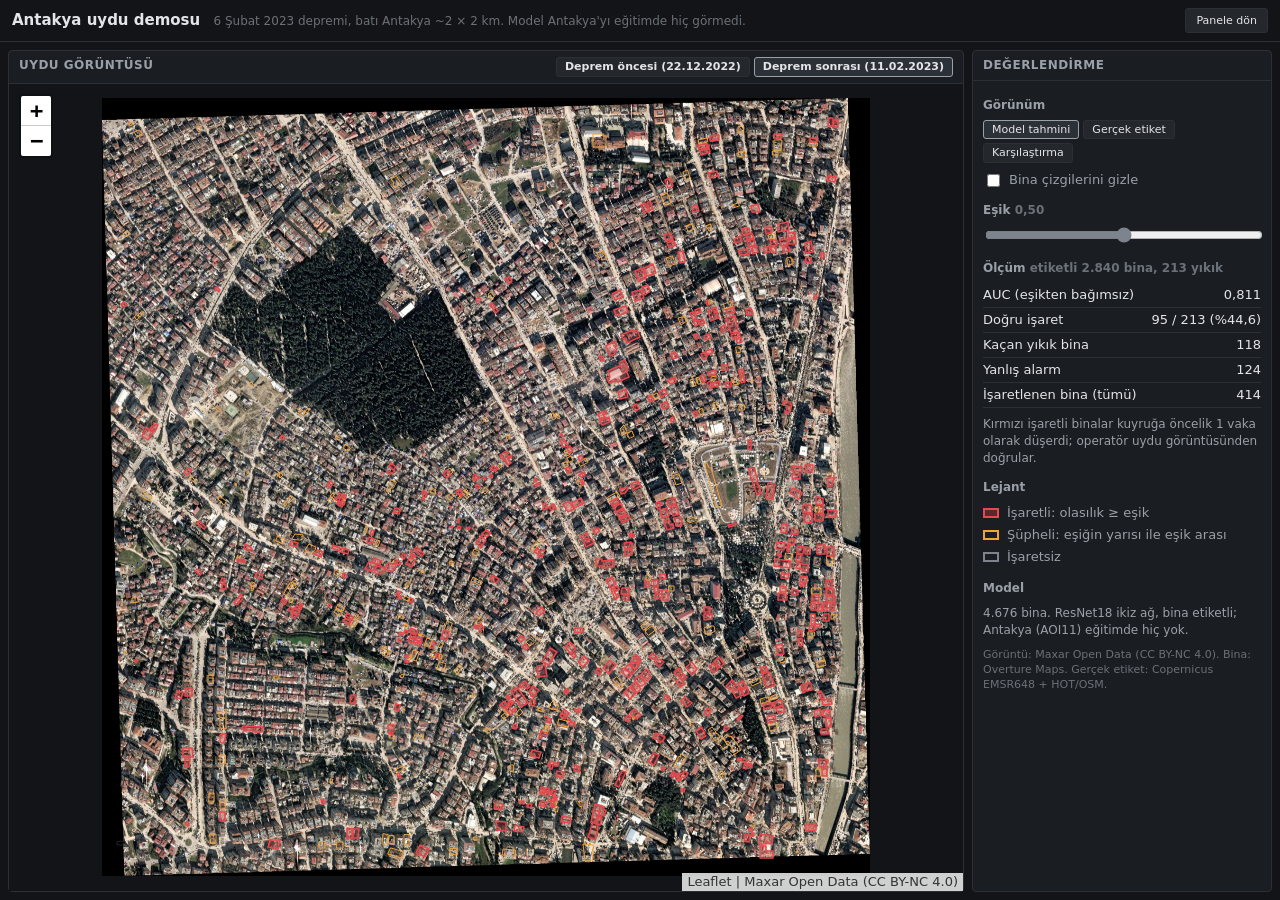
<file: web/antakya.html>
<!doctype html>
<html lang="tr">
<head>
<meta charset="utf-8">
<meta name="viewport" content="width=device-width, initial-scale=1">
<title>Antakya Uydu Demosu</title>
<link rel="stylesheet" href="vendor/leaflet/leaflet.css">
<link rel="stylesheet" href="style.css">
<link rel="stylesheet" href="antakya.css">
</head>
<body>
<header>
  <h1>Antakya uydu demosu <span class="ek">6 Şubat 2023 depremi, batı Antakya ~2 × 2 km. Model Antakya'yı eğitimde hiç görmedi.</span></h1>
  <a class="dugme" href="index.html">Panele dön</a>
</header>
<main class="demo">
  <section class="panel">
    <h2>Uydu görüntüsü
      <span class="secim" id="goruntu-sec">
        <button class="kucuk" data-goruntu="oncesi">Deprem öncesi</button>
        <button class="kucuk secili" data-goruntu="sonrasi">Deprem sonrası</button>
      </span>
    </h2>
    <div class="icerik"><div id="harita"></div></div>
  </section>
  <aside class="panel">
    <h2>Değerlendirme</h2>
    <div class="icerik govde">
      <h3>Görünüm</h3>
      <div class="secim" id="gorunum-sec">
        <button class="kucuk secili" data-gorunum="model">Model tahmini</button>
        <button class="kucuk" data-gorunum="gercek">Gerçek etiket</button>
        <button class="kucuk" data-gorunum="karsilastirma">Karşılaştırma</button>
      </div>
      <label class="satir"><input type="checkbox" id="cizgi-gizle"> Bina çizgilerini gizle</label>

      <h3>Eşik <span class="ek" id="esik-deger"></span></h3>
      <input type="range" id="esik" min="0.05" max="0.95" step="0.05">

      <h3>Ölçüm <span class="ek" id="olcum-alt"></span></h3>
      <table class="sayilar">
        <tr><td>AUC (eşikten bağımsız)</td><td id="s-auc"></td></tr>
        <tr><td>Doğru işaret</td><td id="s-dogru"></td></tr>
        <tr><td>Kaçan yıkık bina</td><td id="s-kacan"></td></tr>
        <tr><td>Yanlış alarm</td><td id="s-yanlis"></td></tr>
        <tr><td>İşaretlenen bina (tümü)</td><td id="s-isaret"></td></tr>
      </table>
      <p class="not">Kırmızı işaretli binalar kuyruğa öncelik 1 vaka olarak düşerdi; operatör uydu görüntüsünden doğrular.</p>

      <h3>Lejant</h3>
      <ul class="lejant" id="lejant"></ul>

      <h3>Model</h3>
      <p class="not" id="model"></p>
      <p class="kaynak" id="kaynak"></p>
    </div>
  </aside>
</main>
<script src="vendor/leaflet/leaflet.js"></script>
<script src="antakya.js"></script>
</body>
</html>
</file>
<file: web/vendor/leaflet/leaflet.css>
/* required styles */

.leaflet-pane,
.leaflet-tile,
.leaflet-marker-icon,
.leaflet-marker-shadow,
.leaflet-tile-container,
.leaflet-pane > svg,
.leaflet-pane > canvas,
.leaflet-zoom-box,
.leaflet-image-layer,
.leaflet-layer {
	position: absolute;
	left: 0;
	top: 0;
	}
.leaflet-container {
	overflow: hidden;
	}
.leaflet-tile,
.leaflet-marker-icon,
.leaflet-marker-shadow {
	-webkit-user-select: none;
	   -moz-user-select: none;
	        user-select: none;
	  -webkit-user-drag: none;
	}
/* Prevents IE11 from highlighting tiles in blue */
.leaflet-tile::selection {
	background: transparent;
}
/* Safari renders non-retina tile on retina better with this, but Chrome is worse */
.leaflet-safari .leaflet-tile {
	image-rendering: -webkit-optimize-contrast;
	}
/* hack that prevents hw layers "stretching" when loading new tiles */
.leaflet-safari .leaflet-tile-container {
	width: 1600px;
	height: 1600px;
	-webkit-transform-origin: 0 0;
	}
.leaflet-marker-icon,
.leaflet-marker-shadow {
	display: block;
	}
/* .leaflet-container svg: reset svg max-width decleration shipped in Joomla! (joomla.org) 3.x */
/* .leaflet-container img: map is broken in FF if you have max-width: 100% on tiles */
.leaflet-container .leaflet-overlay-pane svg {
	max-width: none !important;
	max-height: none !important;
	}
.leaflet-container .leaflet-marker-pane img,
.leaflet-container .leaflet-shadow-pane img,
.leaflet-container .leaflet-tile-pane img,
.leaflet-container img.leaflet-image-layer,
.leaflet-container .leaflet-tile {
	max-width: none !important;
	max-height: none !important;
	width: auto;
	padding: 0;
	}

.leaflet-container img.leaflet-tile {
	/* See: https://bugs.chromium.org/p/chromium/issues/detail?id=600120 */
	mix-blend-mode: plus-lighter;
}

.leaflet-container.leaflet-touch-zoom {
	-ms-touch-action: pan-x pan-y;
	touch-action: pan-x pan-y;
	}
.leaflet-container.leaflet-touch-drag {
	-ms-touch-action: pinch-zoom;
	/* Fallback for FF which doesn't support pinch-zoom */
	touch-action: none;
	touch-action: pinch-zoom;
}
.leaflet-container.leaflet-touch-drag.leaflet-touch-zoom {
	-ms-touch-action: none;
	touch-action: none;
}
.leaflet-container {
	-webkit-tap-highlight-color: transparent;
}
.leaflet-container a {
	-webkit-tap-highlight-color: rgba(51, 181, 229, 0.4);
}
.leaflet-tile {
	filter: inherit;
	visibility: hidden;
	}
.leaflet-tile-loaded {
	visibility: inherit;
	}
.leaflet-zoom-box {
	width: 0;
	height: 0;
	-moz-box-sizing: border-box;
	     box-sizing: border-box;
	z-index: 800;
	}
/* workaround for https://bugzilla.mozilla.org/show_bug.cgi?id=888319 */
.leaflet-overlay-pane svg {
	-moz-user-select: none;
	}

.leaflet-pane         { z-index: 400; }

.leaflet-tile-pane    { z-index: 200; }
.leaflet-overlay-pane { z-index: 400; }
.leaflet-shadow-pane  { z-index: 500; }
.leaflet-marker-pane  { z-index: 600; }
.leaflet-tooltip-pane   { z-index: 650; }
.leaflet-popup-pane   { z-index: 700; }

.leaflet-map-pane canvas { z-index: 100; }
.leaflet-map-pane svg    { z-index: 200; }

.leaflet-vml-shape {
	width: 1px;
	height: 1px;
	}
.lvml {
	behavior: url(#default#VML);
	display: inline-block;
	position: absolute;
	}


/* control positioning */

.leaflet-control {
	position: relative;
	z-index: 800;
	pointer-events: visiblePainted; /* IE 9-10 doesn't have auto */
	pointer-events: auto;
	}
.leaflet-top,
.leaflet-bottom {
	position: absolute;
	z-index: 1000;
	pointer-events: none;
	}
.leaflet-top {
	top: 0;
	}
.leaflet-right {
	right: 0;
	}
.leaflet-bottom {
	bottom: 0;
	}
.leaflet-left {
	left: 0;
	}
.leaflet-control {
	float: left;
	clear: both;
	}
.leaflet-right .leaflet-control {
	float: right;
	}
.leaflet-top .leaflet-control {
	margin-top: 10px;
	}
.leaflet-bottom .leaflet-control {
	margin-bottom: 10px;
	}
.leaflet-left .leaflet-control {
	margin-left: 10px;
	}
.leaflet-right .leaflet-control {
	margin-right: 10px;
	}


/* zoom and fade animations */

.leaflet-fade-anim .leaflet-popup {
	opacity: 0;
	-webkit-transition: opacity 0.2s linear;
	   -moz-transition: opacity 0.2s linear;
	        transition: opacity 0.2s linear;
	}
.leaflet-fade-anim .leaflet-map-pane .leaflet-popup {
	opacity: 1;
	}
.leaflet-zoom-animated {
	-webkit-transform-origin: 0 0;
	    -ms-transform-origin: 0 0;
	        transform-origin: 0 0;
	}
svg.leaflet-zoom-animated {
	will-change: transform;
}

.leaflet-zoom-anim .leaflet-zoom-animated {
	-webkit-transition: -webkit-transform 0.25s cubic-bezier(0,0,0.25,1);
	   -moz-transition:    -moz-transform 0.25s cubic-bezier(0,0,0.25,1);
	        transition:         transform 0.25s cubic-bezier(0,0,0.25,1);
	}
.leaflet-zoom-anim .leaflet-tile,
.leaflet-pan-anim .leaflet-tile {
	-webkit-transition: none;
	   -moz-transition: none;
	        transition: none;
	}

.leaflet-zoom-anim .leaflet-zoom-hide {
	visibility: hidden;
	}


/* cursors */

.leaflet-interactive {
	cursor: pointer;
	}
.leaflet-grab {
	cursor: -webkit-grab;
	cursor:    -moz-grab;
	cursor:         grab;
	}
.leaflet-crosshair,
.leaflet-crosshair .leaflet-interactive {
	cursor: crosshair;
	}
.leaflet-popup-pane,
.leaflet-control {
	cursor: auto;
	}
.leaflet-dragging .leaflet-grab,
.leaflet-dragging .leaflet-grab .leaflet-interactive,
.leaflet-dragging .leaflet-marker-draggable {
	cursor: move;
	cursor: -webkit-grabbing;
	cursor:    -moz-grabbing;
	cursor:         grabbing;
	}

/* marker & overlays interactivity */
.leaflet-marker-icon,
.leaflet-marker-shadow,
.leaflet-image-layer,
.leaflet-pane > svg path,
.leaflet-tile-container {
	pointer-events: none;
	}

.leaflet-marker-icon.leaflet-interactive,
.leaflet-image-layer.leaflet-interactive,
.leaflet-pane > svg path.leaflet-interactive,
svg.leaflet-image-layer.leaflet-interactive path {
	pointer-events: visiblePainted; /* IE 9-10 doesn't have auto */
	pointer-events: auto;
	}

/* visual tweaks */

.leaflet-container {
	background: #ddd;
	outline-offset: 1px;
	}
.leaflet-container a {
	color: #0078A8;
	}
.leaflet-zoom-box {
	border: 2px dotted #38f;
	background: rgba(255,255,255,0.5);
	}


/* general typography */
.leaflet-container {
	font-family: "Helvetica Neue", Arial, Helvetica, sans-serif;
	font-size: 12px;
	font-size: 0.75rem;
	line-height: 1.5;
	}


/* general toolbar styles */

.leaflet-bar {
	box-shadow: 0 1px 5px rgba(0,0,0,0.65);
	border-radius: 4px;
	}
.leaflet-bar a {
	background-color: #fff;
	border-bottom: 1px solid #ccc;
	width: 26px;
	height: 26px;
	line-height: 26px;
	display: block;
	text-align: center;
	text-decoration: none;
	color: black;
	}
.leaflet-bar a,
.leaflet-control-layers-toggle {
	background-position: 50% 50%;
	background-repeat: no-repeat;
	display: block;
	}
.leaflet-bar a:hover,
.leaflet-bar a:focus {
	background-color: #f4f4f4;
	}
.leaflet-bar a:first-child {
	border-top-left-radius: 4px;
	border-top-right-radius: 4px;
	}
.leaflet-bar a:last-child {
	border-bottom-left-radius: 4px;
	border-bottom-right-radius: 4px;
	border-bottom: none;
	}
.leaflet-bar a.leaflet-disabled {
	cursor: default;
	background-color: #f4f4f4;
	color: #bbb;
	}

.leaflet-touch .leaflet-bar a {
	width: 30px;
	height: 30px;
	line-height: 30px;
	}
.leaflet-touch .leaflet-bar a:first-child {
	border-top-left-radius: 2px;
	border-top-right-radius: 2px;
	}
.leaflet-touch .leaflet-bar a:last-child {
	border-bottom-left-radius: 2px;
	border-bottom-right-radius: 2px;
	}

/* zoom control */

.leaflet-control-zoom-in,
.leaflet-control-zoom-out {
	font: bold 18px 'Lucida Console', Monaco, monospace;
	text-indent: 1px;
	}

.leaflet-touch .leaflet-control-zoom-in, .leaflet-touch .leaflet-control-zoom-out  {
	font-size: 22px;
	}


/* layers control */

.leaflet-control-layers {
	box-shadow: 0 1px 5px rgba(0,0,0,0.4);
	background: #fff;
	border-radius: 5px;
	}
.leaflet-control-layers-toggle {
	background-image: url(images/layers.png);
	width: 36px;
	height: 36px;
	}
.leaflet-retina .leaflet-control-layers-toggle {
	background-image: url(images/layers-2x.png);
	background-size: 26px 26px;
	}
.leaflet-touch .leaflet-control-layers-toggle {
	width: 44px;
	height: 44px;
	}
.leaflet-control-layers .leaflet-control-layers-list,
.leaflet-control-layers-expanded .leaflet-control-layers-toggle {
	display: none;
	}
.leaflet-control-layers-expanded .leaflet-control-layers-list {
	display: block;
	position: relative;
	}
.leaflet-control-layers-expanded {
	padding: 6px 10px 6px 6px;
	color: #333;
	background: #fff;
	}
.leaflet-control-layers-scrollbar {
	overflow-y: scroll;
	overflow-x: hidden;
	padding-right: 5px;
	}
.leaflet-control-layers-selector {
	margin-top: 2px;
	position: relative;
	top: 1px;
	}
.leaflet-control-layers label {
	display: block;
	font-size: 13px;
	font-size: 1.08333em;
	}
.leaflet-control-layers-separator {
	height: 0;
	border-top: 1px solid #ddd;
	margin: 5px -10px 5px -6px;
	}

/* Default icon URLs */
.leaflet-default-icon-path { /* used only in path-guessing heuristic, see L.Icon.Default */
	background-image: url(images/marker-icon.png);
	}


/* attribution and scale controls */

.leaflet-container .leaflet-control-attribution {
	background: #fff;
	background: rgba(255, 255, 255, 0.8);
	margin: 0;
	}
.leaflet-control-attribution,
.leaflet-control-scale-line {
	padding: 0 5px;
	color: #333;
	line-height: 1.4;
	}
.leaflet-control-attribution a {
	text-decoration: none;
	}
.leaflet-control-attribution a:hover,
.leaflet-control-attribution a:focus {
	text-decoration: underline;
	}
.leaflet-attribution-flag {
	display: inline !important;
	vertical-align: baseline !important;
	width: 1em;
	height: 0.6669em;
	}
.leaflet-left .leaflet-control-scale {
	margin-left: 5px;
	}
.leaflet-bottom .leaflet-control-scale {
	margin-bottom: 5px;
	}
.leaflet-control-scale-line {
	border: 2px solid #777;
	border-top: none;
	line-height: 1.1;
	padding: 2px 5px 1px;
	white-space: nowrap;
	-moz-box-sizing: border-box;
	     box-sizing: border-box;
	background: rgba(255, 255, 255, 0.8);
	text-shadow: 1px 1px #fff;
	}
.leaflet-control-scale-line:not(:first-child) {
	border-top: 2px solid #777;
	border-bottom: none;
	margin-top: -2px;
	}
.leaflet-control-scale-line:not(:first-child):not(:last-child) {
	border-bottom: 2px solid #777;
	}

.leaflet-touch .leaflet-control-attribution,
.leaflet-touch .leaflet-control-layers,
.leaflet-touch .leaflet-bar {
	box-shadow: none;
	}
.leaflet-touch .leaflet-control-layers,
.leaflet-touch .leaflet-bar {
	border: 2px solid rgba(0,0,0,0.2);
	background-clip: padding-box;
	}


/* popup */

.leaflet-popup {
	position: absolute;
	text-align: center;
	margin-bottom: 20px;
	}
.leaflet-popup-content-wrapper {
	padding: 1px;
	text-align: left;
	border-radius: 12px;
	}
.leaflet-popup-content {
	margin: 13px 24px 13px 20px;
	line-height: 1.3;
	font-size: 13px;
	font-size: 1.08333em;
	min-height: 1px;
	}
.leaflet-popup-content p {
	margin: 17px 0;
	margin: 1.3em 0;
	}
.leaflet-popup-tip-container {
	width: 40px;
	height: 20px;
	position: absolute;
	left: 50%;
	margin-top: -1px;
	margin-left: -20px;
	overflow: hidden;
	pointer-events: none;
	}
.leaflet-popup-tip {
	width: 17px;
	height: 17px;
	padding: 1px;

	margin: -10px auto 0;
	pointer-events: auto;

	-webkit-transform: rotate(45deg);
	   -moz-transform: rotate(45deg);
	    -ms-transform: rotate(45deg);
	        transform: rotate(45deg);
	}
.leaflet-popup-content-wrapper,
.leaflet-popup-tip {
	background: white;
	color: #333;
	box-shadow: 0 3px 14px rgba(0,0,0,0.4);
	}
.leaflet-container a.leaflet-popup-close-button {
	position: absolute;
	top: 0;
	right: 0;
	border: none;
	text-align: center;
	width: 24px;
	height: 24px;
	font: 16px/24px Tahoma, Verdana, sans-serif;
	color: #757575;
	text-decoration: none;
	background: transparent;
	}
.leaflet-container a.leaflet-popup-close-button:hover,
.leaflet-container a.leaflet-popup-close-button:focus {
	color: #585858;
	}
.leaflet-popup-scrolled {
	overflow: auto;
	}

.leaflet-oldie .leaflet-popup-content-wrapper {
	-ms-zoom: 1;
	}
.leaflet-oldie .leaflet-popup-tip {
	width: 24px;
	margin: 0 auto;

	-ms-filter: "progid:DXImageTransform.Microsoft.Matrix(M11=0.70710678, M12=0.70710678, M21=-0.70710678, M22=0.70710678)";
	filter: progid:DXImageTransform.Microsoft.Matrix(M11=0.70710678, M12=0.70710678, M21=-0.70710678, M22=0.70710678);
	}

.leaflet-oldie .leaflet-control-zoom,
.leaflet-oldie .leaflet-control-layers,
.leaflet-oldie .leaflet-popup-content-wrapper,
.leaflet-oldie .leaflet-popup-tip {
	border: 1px solid #999;
	}


/* div icon */

.leaflet-div-icon {
	background: #fff;
	border: 1px solid #666;
	}


/* Tooltip */
/* Base styles for the element that has a tooltip */
.leaflet-tooltip {
	position: absolute;
	padding: 6px;
	background-color: #fff;
	border: 1px solid #fff;
	border-radius: 3px;
	color: #222;
	white-space: nowrap;
	-webkit-user-select: none;
	-moz-user-select: none;
	-ms-user-select: none;
	user-select: none;
	pointer-events: none;
	box-shadow: 0 1px 3px rgba(0,0,0,0.4);
	}
.leaflet-tooltip.leaflet-interactive {
	cursor: pointer;
	pointer-events: auto;
	}
.leaflet-tooltip-top:before,
.leaflet-tooltip-bottom:before,
.leaflet-tooltip-left:before,
.leaflet-tooltip-right:before {
	position: absolute;
	pointer-events: none;
	border: 6px solid transparent;
	background: transparent;
	content: "";
	}

/* Directions */

.leaflet-tooltip-bottom {
	margin-top: 6px;
}
.leaflet-tooltip-top {
	margin-top: -6px;
}
.leaflet-tooltip-bottom:before,
.leaflet-tooltip-top:before {
	left: 50%;
	margin-left: -6px;
	}
.leaflet-tooltip-top:before {
	bottom: 0;
	margin-bottom: -12px;
	border-top-color: #fff;
	}
.leaflet-tooltip-bottom:before {
	top: 0;
	margin-top: -12px;
	margin-left: -6px;
	border-bottom-color: #fff;
	}
.leaflet-tooltip-left {
	margin-left: -6px;
}
.leaflet-tooltip-right {
	margin-left: 6px;
}
.leaflet-tooltip-left:before,
.leaflet-tooltip-right:before {
	top: 50%;
	margin-top: -6px;
	}
.leaflet-tooltip-left:before {
	right: 0;
	margin-right: -12px;
	border-left-color: #fff;
	}
.leaflet-tooltip-right:before {
	left: 0;
	margin-left: -12px;
	border-right-color: #fff;
	}

/* Printing */

@media print {
	/* Prevent printers from removing background-images of controls. */
	.leaflet-control {
		-webkit-print-color-adjust: exact;
		print-color-adjust: exact;
		}
	}
</file>
<file: web/style.css>
:root {
  --zemin: #121417;
  --panel: #1a1d21;
  --cizgi: #2c3036;
  --yazi: #e3e5e8;
  --yazi-2: #9aa0a8;
  --yazi-3: #6b7178;
  --notr: #7d848d;
  --kritik: #e5484d;
  --kritik-zemin: #3a1d1f;
  --uyari: #f0a33a;
  --normal: #46a758;
}

* { box-sizing: border-box; }

html, body { height: 100%; margin: 0; }

body {
  background: var(--zemin);
  color: var(--yazi);
  font: 13px/1.4 system-ui, -apple-system, "Segoe UI", Roboto, sans-serif;
  display: flex;
  flex-direction: column;
}

header {
  display: flex;
  align-items: center;
  gap: 16px;
  padding: 8px 12px;
  border-bottom: 1px solid var(--cizgi);
}

h1 { font-size: 15px; font-weight: 600; margin: 0; flex: 1; }

.durum { padding: 2px 8px; border: 1px solid; border-radius: 3px; font-size: 12px; }
.durum.bagli { color: var(--normal); }
.durum.kopuk { color: var(--kritik); }
.saat { color: var(--yazi-2); font-variant-numeric: tabular-nums; }

main {
  flex: 1;
  min-height: 0;
  display: grid;
  grid-template-columns: 1fr 1.4fr 1.1fr;
  grid-template-rows: 1fr 1fr;
  grid-template-areas: "izleme harita olaylar" "mesajlar sinyal olaylar";
  gap: 8px;
  padding: 8px;
}

#p-izleme { grid-area: izleme; }
#p-harita { grid-area: harita; }
#p-olaylar { grid-area: olaylar; }
#p-mesajlar { grid-area: mesajlar; }
#p-sinyal { grid-area: sinyal; }

.panel {
  background: var(--panel);
  border: 1px solid var(--cizgi);
  border-radius: 4px;
  display: flex;
  flex-direction: column;
  min-height: 0;
  min-width: 0;
}

h2 {
  font-size: 12px;
  font-weight: 600;
  text-transform: uppercase;
  letter-spacing: 0.04em;
  color: var(--yazi-2);
  margin: 0;
  padding: 6px 10px;
  border-bottom: 1px solid var(--cizgi);
  display: flex;
  justify-content: space-between;
}

h2 .ek { text-transform: none; letter-spacing: 0; font-weight: 400; color: var(--yazi-3); }
h3 { font-size: 12px; font-weight: 400; color: var(--yazi-2); margin: 0 0 4px; }

.icerik { flex: 1; min-height: 0; position: relative; }
.kaydir { overflow-y: auto; }
.dikey { display: flex; flex-direction: column; }
.dikey .kaydir { flex: 1; min-height: 0; }
.uclu { display: grid; grid-template-columns: 1fr 1fr 1fr; gap: 12px; padding: 8px 10px; }
h3 .ek { color: var(--yazi-3); }
.grafik { display: flex; flex-direction: column; min-height: 0; min-width: 0; }
.tuval { flex: 1; min-height: 0; position: relative; }

#kamera, #harita { position: absolute; inset: 0; width: 100%; height: 100%; }
#harita { background: var(--zemin); }

.liste { width: 100%; border-collapse: collapse; font-variant-numeric: tabular-nums; }
.liste th {
  position: sticky; top: 0;
  background: var(--panel);
  text-align: left; font-weight: 400; color: var(--yazi-3);
  padding: 4px 8px; border-bottom: 1px solid var(--cizgi);
}
.liste td { padding: 4px 8px; border-bottom: 1px solid var(--cizgi); white-space: nowrap; }
.liste td.metin { white-space: normal; }
.sag { text-align: right; }

.etiket { display: inline-block; padding: 0 6px; border-radius: 3px; font-size: 12px; border: 1px solid; }
.etiket.insan { color: var(--zemin); background: var(--uyari); border-color: var(--uyari); }
.etiket.vurus { color: var(--uyari); }
.etiket.sos { color: #fff; background: var(--kritik); border-color: var(--kritik); font-weight: 600; }
.etiket.mesaj { color: var(--yazi-2); }

tr.sos td { background: var(--kritik-zemin); font-weight: 600; }
tr.sos td:first-child { box-shadow: inset 3px 0 0 var(--kritik); }

.dugmeler { display: grid; grid-template-columns: repeat(3, 1fr) 1.2fr; gap: 6px; padding: 8px 10px; }

button {
  font: inherit;
  color: var(--yazi);
  background: #24282d;
  border: 1px solid var(--cizgi);
  border-radius: 3px;
  padding: 7px 6px;
  cursor: pointer;
}
button:hover { border-color: var(--notr); }
button:disabled { opacity: 0.5; cursor: default; }
button.sos { background: var(--kritik); border-color: var(--kritik); color: #fff; font-weight: 600; }
button.sos:hover { border-color: #fff; }

.gonderim { padding: 0 10px 6px; color: var(--yazi-2); min-height: 1.4em; font-size: 12px; }
.gonderim.hata { color: var(--kritik); }

.leaflet-container { font: inherit; }
.leaflet-popup-content { margin: 8px 10px; }

button.kucuk { padding: 1px 8px; font-size: 11px; text-transform: none; letter-spacing: 0; }

.etiket.asilsiz { color: var(--yazi-3); border-color: var(--yazi-3); }
tr.asilsiz td { color: var(--yazi-3); text-decoration: line-through; }
tr.asilsiz td:last-child { text-decoration: none; }

dialog { background: var(--panel); color: var(--yazi); border: 1px solid var(--cizgi); border-radius: 4px; padding: 0 0 12px; }
dialog::backdrop { background: rgb(0 0 0 / 0.6); }
dialog p, dialog form { margin: 8px 16px; }
#qr { display: inline-block; background: #fff; margin: 12px 16px 0; line-height: 0; }
#qr-adres { font-family: ui-monospace, monospace; }

.rapor { padding: 8px 10px; border-bottom: 1px solid var(--cizgi); }
.rapor-ust { font-size: 12px; font-weight: 600; text-transform: uppercase; letter-spacing: 0.04em; color: var(--yazi-2); display: flex; justify-content: space-between; }
.rapor-ust .ek { text-transform: none; letter-spacing: 0; font-weight: 400; color: var(--yazi-3); }
#rapor-metin { margin-top: 4px; min-height: 1.4em; }

.etiket.o1 { color: #fff; background: var(--kritik); border-color: var(--kritik); }
.etiket.o2 { color: var(--uyari); }
.etiket.o3 { color: var(--yazi-2); }
.yontem { color: var(--yazi-3); font-size: 11px; }

.sekmeler { display: flex; gap: 4px; }
.sekmeler button { background: none; border: 0; border-bottom: 2px solid transparent; border-radius: 0; padding: 0 4px 2px; color: var(--yazi-3); font: inherit; text-transform: inherit; letter-spacing: inherit; }
.sekmeler button.secili { color: var(--yazi); border-bottom-color: var(--yazi-2); }
[hidden] { display: none !important; }

.durum-etiketi { font-size: 12px; margin-right: 6px; }
.durum-etiketi.yeni { color: var(--yazi); }
.durum-etiketi.ekip_yonlendirildi { color: var(--uyari); }
.durum-etiketi.kurtarildi { color: var(--normal); }
#kuyruk td { vertical-align: top; }
#kuyruk td.islem { width: 1%; }
#kuyruk .durum-etiketi { display: block; margin: 0 0 3px; white-space: nowrap; }

.kanallar { display: flex; align-items: center; gap: 6px; padding: 0 10px 6px; font-size: 12px; }
.kanallar .ek { color: var(--yazi-3); margin-right: 2px; }
#kanallar { display: flex; gap: 6px; }
#kanallar button { padding: 2px 8px; font-size: 12px; }
#kanallar button.acik { border-color: var(--normal); color: var(--normal); }
#kanallar button.cokuk { border-color: var(--kritik); color: var(--kritik); }
.iletim { color: var(--yazi-3); font-size: 11px; white-space: nowrap; }
.iletim.hata { color: var(--kritik); }

a.dugme { display: inline-block; padding: 1px 8px; font-size: 11px; font-weight: 400; text-transform: none; letter-spacing: 0; color: var(--yazi); background: #24282d; border: 1px solid var(--cizgi); border-radius: 3px; text-decoration: none; }
a.dugme:hover { border-color: var(--notr); }
.leaflet-control-layers { background: var(--panel); color: var(--yazi); border: 1px solid var(--cizgi) !important; }
.leaflet-control-layers-expanded { padding: 6px 10px; }

.senaryo { display: flex; align-items: center; gap: 8px; font-size: 12px; color: var(--yazi-2); }
.senaryo select { font: inherit; color: var(--yazi); background: #24282d; border: 1px solid var(--cizgi); border-radius: 3px; padding: 3px 6px; max-width: 260px; }
.senaryo button { padding: 3px 10px; font-size: 12px; }
.senaryo button.calisiyor { border-color: var(--uyari); color: var(--uyari); }
#senaryo-durum { color: var(--yazi-2); font-variant-numeric: tabular-nums; max-width: 420px; overflow: hidden; text-overflow: ellipsis; white-space: nowrap; }
</file>
<file: web/antakya.css>
h1 .ek { font-size: 12px; font-weight: 400; color: var(--yazi-3); margin-left: 8px; }

a.dugme {
  color: var(--yazi);
  text-decoration: none;
  background: #24282d;
  border: 1px solid var(--cizgi);
  border-radius: 3px;
  padding: 4px 10px;
}
a.dugme:hover { border-color: var(--notr); }

main.demo {
  grid-template-columns: 1fr 300px;
  grid-template-rows: 1fr;
  grid-template-areas: none;
}

main.demo .icerik { flex: 1; min-height: 0; position: relative; }
#harita { position: absolute; inset: 0; background: var(--zemin); }

.govde { overflow-y: auto; padding: 4px 10px 10px; }
.govde h3 { font-size: 12px; font-weight: 600; color: var(--yazi-2); margin: 12px 0 6px; }

.secim { display: flex; gap: 4px; flex-wrap: wrap; }
.secim button.secili { border-color: var(--yazi-2); color: var(--yazi); background: #2c3138; }
h2 .secim button { text-transform: none; letter-spacing: 0; }

.satir { display: flex; align-items: center; gap: 6px; margin-top: 8px; color: var(--yazi-2); }
input[type="range"] { width: 100%; accent-color: var(--notr); }

.sayilar { width: 100%; border-collapse: collapse; font-variant-numeric: tabular-nums; }
.sayilar td { padding: 3px 0; border-bottom: 1px solid var(--cizgi); }
.sayilar td:last-child { text-align: right; }

.not { color: var(--yazi-2); font-size: 12px; margin: 8px 0 0; }
.kaynak { color: var(--yazi-3); font-size: 11px; margin: 8px 0 0; }

.lejant { list-style: none; margin: 0; padding: 0; }
.lejant li { display: flex; align-items: center; gap: 8px; padding: 2px 0; color: var(--yazi-2); }
.lejant i { width: 16px; height: 10px; display: inline-block; flex: none; }

@media (max-width: 800px) {
  main.demo { grid-template-columns: 1fr; grid-template-rows: 60vh auto; }
  h1 .ek { display: none; }
}
</file>
